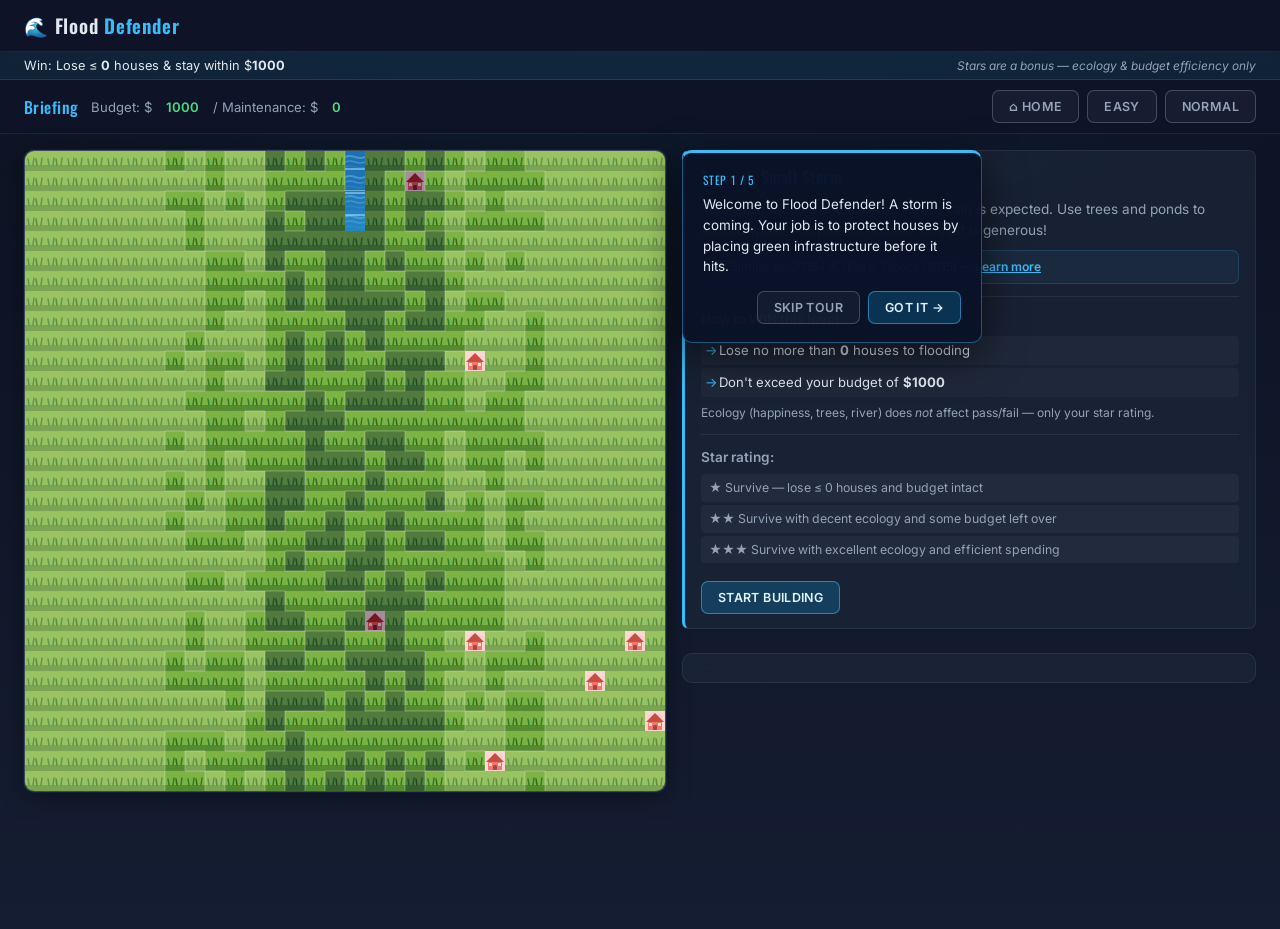
<file: flood-defender/index.html>
<!DOCTYPE html>
<html lang="en">
<head>
  <meta charset="UTF-8">
  <meta name="viewport" content="width=device-width, initial-scale=1.0">
  <title>Flood Defender - Educational Game</title>
  <link rel="preconnect" href="https://fonts.googleapis.com">
  <link rel="preconnect" href="https://fonts.gstatic.com" crossorigin>
  <link href="https://fonts.googleapis.com/css2?family=Oswald:wght@400;500;600&family=Inter:wght@400;500;600;700&display=swap" rel="stylesheet">
  <link rel="stylesheet" href="style.css">
</head>
<body>
  <main>
    <!-- Header -->
    <header>
      <div class="header-left">
        <h1>🌊 Flood <span class="accent">Defender</span></h1>
      </div>
    </header>

    <!-- Persistent Objective Bar -->
    <div id="objective-bar">
      <span id="obj-win-text">Win: Lose ≤ <strong id="obj-cap">—</strong> houses &amp; stay within $<strong id="obj-budget">—</strong></span>
      <span id="obj-star-hint">Stars are a bonus — ecology &amp; budget efficiency only</span>
    </div>

    <!-- Top Bar -->
    <div class="top-bar">
      <div id="phase-title">Loading...</div>
      <div class="budget-info">
        Budget: $<span id="budget-remaining">0</span> /
        Maintenance: $<span id="maintenance-cost">0</span>
      </div>
      <div class="button-group" style="margin-left: auto;">
        <button id="home-btn" class="secondary-btn">⌂ Home</button>
        <button id="difficulty-easy-btn" class="secondary-btn">Easy</button>
        <button id="difficulty-normal-btn" class="secondary-btn">Normal</button>
        <button id="undo-btn" class="secondary-btn" style="display:none" disabled title="Undo (Ctrl+Z)">↩</button>
        <button id="redo-btn" class="secondary-btn" style="display:none" disabled title="Redo (Ctrl+Y)">↪</button>
        <button id="run-storm-btn" class="primary-btn">▶ Run Storm</button>
        <button id="retry-btn" class="secondary-btn">↺ Retry</button>
        <button id="prev-level-btn" class="secondary-btn">← Prev</button>
        <button id="next-level-btn" class="success-btn">→ Next Level</button>
        <button id="reset-btn" class="secondary-btn" style="display:none">⟲ Reset</button>
      </div>
    </div>

    <!-- Main Content -->
    <div class="container">
      <!-- Left: Canvas only -->
      <div class="main-section">
        <canvas id="game-canvas" width="640" height="640"></canvas>
      </div>

      <!-- Right: All information -->
      <aside class="sidebar">
        <!-- Phase Info / Briefing -->
        <div id="phase-briefing" class="phase-info">
          Loading phase information...
        </div>

        <!-- Lesson Card (Results only) -->
        <div id="lesson-card"></div>

        <!-- Results Panel -->
        <div id="results-panel"></div>

        <!-- Tile Selector (Build Phase) -->
        <div id="tile-selector" class="panel">
          <!-- Populated by renderer during build phase -->
        </div>

        <!-- Parameters Panel (Storm Phase) -->
        <div id="parameters-panel" class="panel">
          <h3>Parameters</h3>

          <!-- Happiness Meter -->
          <div class="meter">
            <div class="meter-label">
              <span>Happiness</span>
              <span id="happiness-value" class="meter-text">100/100</span>
            </div>
            <div class="meter-bar">
              <div id="happiness-meter" class="meter-fill" style="width: 100%;">
                <span class="meter-text">100</span>
              </div>
            </div>
          </div>

          <!-- Tree Health Meter -->
          <div class="meter">
            <div class="meter-label">
              <span>Tree Health</span>
              <span id="tree-value" class="meter-text">100/100</span>
            </div>
            <div class="meter-bar">
              <div id="tree-health-meter" class="meter-fill" style="width: 100%; background: linear-gradient(90deg, #8bc34a, #689f38);">
                <span class="meter-text">100</span>
              </div>
            </div>
          </div>

          <!-- River Health Meter -->
          <div class="meter">
            <div class="meter-label">
              <span>River Health</span>
              <span id="river-value" class="meter-text">100/100</span>
            </div>
            <div class="meter-bar">
              <div id="river-health-meter" class="meter-fill" style="width: 100%; background: linear-gradient(90deg, #0277bd, #0288d1);">
                <span class="meter-text">100</span>
              </div>
            </div>
          </div>

          <!-- Houses Lost Meter (live during storm) -->
          <div class="meter" id="houses-counter">
            <div class="meter-label">
              <span>Houses Lost</span>
              <span id="houses-value-label">0 / 0</span>
            </div>
            <div class="meter-bar">
              <div id="houses-meter-fill" class="meter-fill" style="width:0%"></div>
            </div>
            <div id="houses-status-text" class="meter-status-text"></div>
          </div>
        </div>

        <!-- Score Display (Results Phase) -->
        <div id="score-display" class="panel" style="display: none; text-align: center;">
          <div id="stars-display" class="stars">⭐⭐⭐</div>
          <p id="final-score"></p>
        </div>
      </aside>
    </div>
  </main>

  <!-- Storm Confirm Modal -->
  <div id="storm-confirm" class="modal-overlay hidden">
    <div class="modal-card">
      <div class="modal-title">Storm Incoming</div>
      <p class="modal-line"><strong>Goal:</strong> Lose no more than <strong id="confirm-cap">—</strong> houses</p>
      <p class="modal-line">You've spent <strong id="confirm-spent">$0</strong> of your $<strong id="confirm-budget">—</strong> budget</p>
      <p class="modal-note">Ecology (trees, river, happiness) affects your star rating only — it won't cause a fail.</p>
      <div class="modal-btns">
        <button id="confirm-cancel-btn" class="secondary-btn">Cancel</button>
        <button id="confirm-run-btn" class="danger-btn">Run the Storm</button>
      </div>
    </div>
  </div>

  <!-- Cell hover tooltip -->
  <div id="cell-tooltip" class="hidden"></div>

  <!-- Glossary tooltip (Feature 11) -->
  <div id="gloss-tooltip" class="hidden"></div>

  <!-- Real Event Modal (Feature 10) -->
  <div id="real-event-modal" class="modal-overlay hidden">
    <div class="modal-card">
      <!-- content injected by renderer -->
    </div>
  </div>

  <!-- Guided Discovery Tour (Feature 4) -->
  <div id="tour-overlay" class="hidden">
    <div class="tour-card" id="tour-card">
      <div class="tour-step" id="tour-step-label">Step 1 / 5</div>
      <div class="tour-text" id="tour-text"></div>
      <div class="tour-btns">
        <button id="tour-skip-btn" class="secondary-btn">Skip Tour</button>
        <button id="tour-next-btn" class="primary-btn">Got it →</button>
      </div>
    </div>
  </div>

  <!-- Scripts in dependency order -->
  <script src="config.js"></script>
  <script src="sim.js"></script>
  <script src="game.js"></script>
  <script src="render.js"></script>
  <script src="main.js"></script>
  <script src="admin.js"></script>
</body>
</html>
</file>
<file: flood-defender/style.css>
/**
 * FLOOD DEFENDER — Dark theme matching the Flood Simulator UI
 */

:root {
  --bg:          #0c1222;
  --bg2:         #151d32;
  --bg-panel:    rgba(15, 20, 40, 0.98);
  --bg-card:     rgba(30, 41, 59, 0.65);
  --accent:      #38bdf8;
  --accent2:     #0ea5e9;
  --accent-dim:  rgba(56, 189, 248, 0.12);
  --accent-mid:  rgba(56, 189, 248, 0.4);
  --danger:      #f87171;
  --success:     #4ade80;
  --warning:     #fbbf24;
  --text:        #e2e8f0;
  --text-dim:    #94a3b8;
  --border:      rgba(148, 163, 184, 0.12);
  --border-mid:  rgba(148, 163, 184, 0.35);
  --radius:      10px;
  --radius-sm:   7px;
  --font-ui:     'Oswald', system-ui, sans-serif;
  --font-body:   'Inter', system-ui, sans-serif;
}

*, *::before, *::after { box-sizing: border-box; margin: 0; padding: 0; }

body {
  font-family: var(--font-body);
  background: var(--bg);
  background-image:
    radial-gradient(ellipse 80% 50% at 50% -20%, rgba(14, 165, 233, 0.12), transparent),
    linear-gradient(180deg, var(--bg) 0%, var(--bg2) 100%);
  color: var(--text);
  min-height: 100vh;
  padding: 0;
}

main {
  max-width: 1400px;
  margin: 0 auto;
  background: transparent;
  overflow: hidden;
}

/* ── Header ─────────────────────────────────────────────────────────────────── */
header {
  background: var(--bg-panel);
  border-bottom: 1px solid var(--border);
  padding: 0 24px;
  height: 52px;
  display: flex;
  align-items: center;
  justify-content: space-between;
  position: sticky;
  top: 0;
  z-index: 100;
}

.header-left {
  display: flex;
  align-items: center;
  gap: 14px;
}

header .back-link {
  font-size: 0.78rem;
  color: var(--text-dim);
  text-decoration: none;
  padding: 5px 10px;
  border-radius: var(--radius-sm);
  border: 1px solid var(--border-mid);
  background: rgba(255,255,255,0.04);
  transition: color 0.2s, border-color 0.2s, background 0.2s;
  display: inline-flex;
  align-items: center;
  gap: 5px;
}
header .back-link:hover { color: var(--text); border-color: var(--accent-mid); background: var(--accent-dim); }

header h1 {
  font-family: var(--font-ui);
  font-size: 1.2rem;
  font-weight: 600;
  letter-spacing: 0.04em;
  color: var(--text);
}

header h1 .accent { color: var(--accent); }

header p {
  font-size: 0.78rem;
  color: var(--text-dim);
  display: none;
}

/* ── Top Bar ─────────────────────────────────────────────────────────────────── */
.top-bar {
  background: var(--bg-panel);
  border-bottom: 1px solid var(--border);
  padding: 10px 24px;
  display: flex;
  justify-content: space-between;
  align-items: center;
  flex-wrap: wrap;
  gap: 12px;
}

#phase-title {
  font-family: var(--font-ui);
  font-size: 1rem;
  font-weight: 500;
  letter-spacing: 0.03em;
  color: var(--accent);
}

.budget-info {
  font-size: 0.82rem;
  color: var(--text-dim);
  display: flex;
  gap: 14px;
}

.budget-info span {
  color: var(--success);
  font-weight: 600;
}

.button-group {
  display: flex;
  gap: 8px;
  flex-wrap: wrap;
  align-items: center;
}

/* ── Layout ─────────────────────────────────────────────────────────────────── */
.container {
  display: flex;
  gap: 16px;
  padding: 16px 24px 24px;
  min-height: calc(100vh - 105px);
}

.main-section {
  flex: 0 0 auto;
  display: flex;
  flex-direction: column;
}

/* ── Canvas ─────────────────────────────────────────────────────────────────── */
#game-canvas {
  border: 1.5px solid var(--border-mid);
  border-radius: var(--radius);
  background: #0a1628;
  display: block;
  cursor: crosshair;
  box-shadow: 0 4px 24px rgba(0,0,0,0.4), 0 0 0 1px rgba(56,189,248,0.08);
  max-width: 100%;
  touch-action: none; /* let JS handle all touch gestures */
}

/* ── Phase Briefing ──────────────────────────────────────────────────────────── */
#phase-briefing {
  padding: 14px 16px;
  background: var(--bg-card);
  border: 1px solid var(--border);
  border-left: 3px solid var(--accent);
  border-radius: var(--radius-sm);
  font-size: 0.85rem;
  line-height: 1.6;
  color: var(--text-dim);
  backdrop-filter: blur(8px);
}

#phase-briefing h2 {
  font-family: var(--font-ui);
  font-size: 1rem;
  font-weight: 500;
  letter-spacing: 0.03em;
  color: var(--accent);
  margin-bottom: 8px;
}

#phase-briefing p { margin-bottom: 8px; color: var(--text-dim); }
#phase-briefing p:last-child { margin-bottom: 0; }

#phase-briefing hr {
  margin: 12px 0;
  border: none;
  border-top: 1px solid var(--border);
}

/* ── Sidebar ─────────────────────────────────────────────────────────────────── */
.sidebar {
  flex: 1;
  min-width: 260px;
  display: flex;
  flex-direction: column;
  gap: 12px;
  overflow-y: auto;
  max-height: calc(100vh - 120px);
}

.panel {
  background: var(--bg-card);
  border: 1px solid var(--border);
  border-radius: var(--radius);
  padding: 14px;
  backdrop-filter: blur(8px);
}

.panel h3 {
  font-family: var(--font-ui);
  font-size: 0.72rem;
  font-weight: 500;
  letter-spacing: 0.08em;
  text-transform: uppercase;
  color: var(--text-dim);
  border-bottom: 1px solid var(--border);
  padding-bottom: 8px;
  margin-bottom: 12px;
}

/* ── Tile Buttons ────────────────────────────────────────────────────────────── */
#tile-selector {
  display: flex;
  flex-direction: column;
  gap: 6px;
}

.tile-btn {
  padding: 8px 10px;
  border: 1px solid var(--border-mid);
  border-radius: var(--radius-sm);
  font-family: var(--font-body);
  font-size: 0.78rem;
  font-weight: 600;
  color: var(--text);
  cursor: pointer;
  transition: transform 0.15s, box-shadow 0.15s, border-color 0.15s;
  min-height: 54px;
  display: flex;
  flex-direction: row;
  align-items: center;
  gap: 10px;
  text-align: left;
  background: rgba(255,255,255,0.04);
}

.tile-btn-icon {
  width: 36px;
  height: 36px;
  border-radius: 5px;
  flex-shrink: 0;
  display: block;
  object-fit: cover;
}

.tile-btn-label {
  flex: 1;
  font-size: 0.78rem;
  font-weight: 600;
  color: var(--text);
  line-height: 1.2;
  display: block;
}

.tile-btn-cost {
  font-size: 0.72rem;
  font-weight: 700;
  color: var(--warning);
  flex-shrink: 0;
  display: block;
}

.tile-btn:hover {
  transform: translateY(-1px);
  box-shadow: 0 4px 12px rgba(0,0,0,0.35);
  border-color: var(--accent-mid);
}

.tile-btn.selected {
  border-color: var(--accent);
  border-width: 2px;
  box-shadow: 0 0 0 2px var(--accent-dim), 0 4px 12px rgba(0,0,0,0.3);
}

.eraser-btn {
  background: linear-gradient(135deg, rgba(251,191,36,0.25), rgba(245,124,0,0.3));
  border-color: rgba(251,191,36,0.4);
}

/* ── Meters ──────────────────────────────────────────────────────────────────── */
#parameters-panel { display: none; }

.meter { margin-bottom: 14px; }
.meter:last-child { margin-bottom: 0; }

.meter-label {
  font-size: 0.72rem;
  font-weight: 600;
  margin-bottom: 5px;
  display: flex;
  justify-content: space-between;
  letter-spacing: 0.02em;
}

.meter-label span:first-child { color: var(--text-dim); }
.meter-label span:last-child  { color: var(--accent); }

.meter-bar {
  background: rgba(255,255,255,0.06);
  border: 1px solid var(--border);
  border-radius: 4px;
  height: 18px;
  overflow: hidden;
}

.meter-fill {
  height: 100%;
  background: linear-gradient(90deg, var(--accent2), var(--accent));
  transition: width 0.3s ease;
  display: flex;
  align-items: center;
  justify-content: center;
  color: #fff;
  font-size: 10px;
  font-weight: 700;
}

.meter-text { font-size: 10px; color: var(--text-dim); }

/* ── Damage Counter ──────────────────────────────────────────────────────────── */
#damage-counter {
  font-size: 0.9rem;
  font-weight: 700;
  color: var(--danger);
  padding: 10px;
  background: rgba(248,113,113,0.08);
  border: 1px solid rgba(248,113,113,0.25);
  border-radius: var(--radius-sm);
  text-align: center;
  margin-top: 4px;
}

/* ── Lesson Card ─────────────────────────────────────────────────────────────── */
#lesson-card {
  background: rgba(251,191,36,0.07);
  border: 1px solid rgba(251,191,36,0.25);
  border-left: 3px solid var(--warning);
  padding: 12px 14px;
  border-radius: var(--radius-sm);
  display: none;
}

#lesson-card h3 {
  font-family: var(--font-ui);
  color: var(--warning);
  font-size: 0.78rem;
  letter-spacing: 0.05em;
  text-transform: uppercase;
  margin-bottom: 6px;
}

#lesson-card p {
  font-size: 0.8rem;
  line-height: 1.55;
  color: var(--text-dim);
}

/* ── Results / Score ─────────────────────────────────────────────────────────── */
#results-panel { display: block; }

/* ── Model Solution Panel ───────────────────────────────────────────────────── */
.model-sol-btn {
  display: block;
  width: 100%;
  font-size: 0.8rem;
}

.sol-compare {
  display: flex;
  gap: 8px;
  align-items: stretch;
  background: rgba(56,189,248,0.06);
  border: 1px solid rgba(56,189,248,0.25);
  border-radius: var(--radius-sm);
  padding: 10px 12px;
  margin-bottom: 8px;
}

.sol-col {
  flex: 1;
  display: flex;
  flex-direction: column;
  gap: 4px;
}

.sol-col-label {
  font-family: var(--font-ui);
  font-size: 0.72rem;
  text-transform: uppercase;
  letter-spacing: 0.06em;
  color: var(--accent);
  margin-bottom: 2px;
}

.sol-stat {
  font-size: 0.79rem;
  color: var(--text);
}

.sol-divider {
  display: flex;
  align-items: center;
  font-size: 0.7rem;
  color: var(--text-dim);
  padding: 0 4px;
}

.sol-cap-note {
  font-size: 0.72rem;
  color: var(--text-dim);
  text-align: center;
  margin-bottom: 8px;
}

.sol-explanation {
  font-size: 0.78rem;
  line-height: 1.55;
  color: var(--text-dim);
  background: rgba(255,255,255,0.03);
  border-left: 3px solid var(--accent);
  border-radius: 0 var(--radius-sm) var(--radius-sm) 0;
  padding: 8px 10px;
  margin-bottom: 6px;
}

.sol-explanation strong {
  color: var(--text);
  display: block;
  margin-bottom: 4px;
}

.sol-also-valid {
  font-size: 0.76rem;
  color: var(--success);
  text-align: center;
  padding: 5px 0 8px;
  font-style: italic;
}

#score-display {
  display: none;
  text-align: center;
}

#stars-display {
  font-size: 1.5rem;
  letter-spacing: 4px;
  margin: 8px 0;
}

#final-score {
  font-family: var(--font-ui);
  font-size: 1.3rem;
  font-weight: 600;
  color: var(--accent);
  letter-spacing: 0.03em;
}

/* ── Buttons ─────────────────────────────────────────────────────────────────── */
button {
  padding: 8px 16px;
  border: 1px solid var(--border-mid);
  border-radius: var(--radius-sm);
  font-family: var(--font-body);
  font-size: 0.78rem;
  font-weight: 600;
  letter-spacing: 0.03em;
  cursor: pointer;
  transition: background 0.2s, border-color 0.2s, box-shadow 0.2s, color 0.2s;
  text-transform: uppercase;
  background: rgba(255,255,255,0.05);
  color: var(--text-dim);
}

button:hover:not(:disabled) {
  background: rgba(255,255,255,0.1);
  color: var(--text);
  border-color: var(--border-mid);
}

button:disabled {
  opacity: 0.35;
  cursor: not-allowed;
}

.primary-btn {
  background: rgba(14, 165, 233, 0.22);
  border-color: rgba(56, 189, 248, 0.55);
  color: #e0f2fe;
}
.primary-btn:hover:not(:disabled) {
  background: rgba(14, 165, 233, 0.35);
  border-color: var(--accent);
  box-shadow: 0 0 12px rgba(56,189,248,0.2);
  color: #fff;
}

.secondary-btn {
  background: rgba(255,255,255,0.04);
  color: var(--text-dim);
}
.secondary-btn:hover:not(:disabled) {
  background: rgba(255,255,255,0.09);
  color: var(--text);
}

.success-btn {
  background: rgba(74, 222, 128, 0.15);
  border-color: rgba(74, 222, 128, 0.45);
  color: var(--success);
}
.success-btn:hover:not(:disabled) {
  background: rgba(74, 222, 128, 0.25);
  border-color: var(--success);
  box-shadow: 0 0 12px rgba(74,222,128,0.2);
  color: #fff;
}

.danger-btn {
  background: rgba(248, 113, 113, 0.15);
  border-color: rgba(248, 113, 113, 0.45);
  color: var(--danger);
}
.danger-btn:hover:not(:disabled) {
  background: rgba(248, 113, 113, 0.25);
  border-color: var(--danger);
  color: #fff;
}

#run-storm-btn, #retry-btn, #reset-btn, #next-level-btn { display: none; }

/* ── Scrollbar ───────────────────────────────────────────────────────────────── */
::-webkit-scrollbar { width: 6px; height: 6px; }
::-webkit-scrollbar-track { background: transparent; }
::-webkit-scrollbar-thumb { background: rgba(148,163,184,0.25); border-radius: 3px; }
::-webkit-scrollbar-thumb:hover { background: rgba(148,163,184,0.45); }

/* ── Responsive ──────────────────────────────────────────────────────────────── */
@media (max-width: 1024px) {
  .container { flex-direction: column; padding: 12px 16px 20px; }
  .main-section { width: 100%; }
  #game-canvas { width: 100%; height: auto; }
  .sidebar { width: 100%; max-height: none; overflow-y: visible; flex-direction: row; flex-wrap: wrap; }
  .panel { flex: 1; min-width: 200px; }
  #phase-briefing { width: 100%; }
}

/* ── Phone (≤ 600px) ─────────────────────────────────────────────────────────── */
@media (max-width: 600px) {
  header { padding: 0 12px; }
  header h1 { font-size: 0.95rem; }

  /* Objective bar: stack when it wraps */
  #objective-bar { padding: 5px 12px; font-size: 0.72rem; }

  /* Top bar: two rows — info on top, buttons below */
  .top-bar {
    padding: 8px 12px;
    gap: 6px;
  }
  #phase-title { font-size: 0.88rem; }
  .budget-info { font-size: 0.73rem; gap: 8px; }

  /* Button row wraps and uses smaller padding */
  .button-group {
    width: 100%;
    margin-left: 0 !important;
    justify-content: flex-start;
    gap: 5px;
  }
  .button-group button {
    padding: 5px 9px;
    font-size: 0.68rem;
    letter-spacing: 0.02em;
  }

  /* Canvas: JS already resizes the drawing buffer;
     keep it full-width in CSS too as a fallback */
  .main-section { width: 100%; }
  #game-canvas { width: 100% !important; height: auto !important; }

  /* Container tighter on phones */
  .container { padding: 8px 10px 14px; gap: 8px; }

  /* Sidebar panels: stack vertically on phones */
  .sidebar { flex-direction: column; }
  .panel { min-width: 0; width: 100%; }

  /* Tile buttons: two-column grid on small screens for easier tapping */
  #tile-selector {
    display: grid;
    grid-template-columns: 1fr 1fr;
    gap: 6px;
  }

  /* Modal fits phone width */
  .modal-card { padding: 20px 18px; }
}

/* ── Objective Bar ───────────────────────────────────────────────────────────── */
#objective-bar {
  background: rgba(56, 189, 248, 0.07);
  border-bottom: 1px solid rgba(56, 189, 248, 0.18);
  padding: 6px 24px;
  display: flex;
  justify-content: space-between;
  align-items: center;
  flex-wrap: wrap;
  gap: 8px;
  font-size: 0.8rem;
}

#obj-win-text  { color: var(--text); }
#obj-star-hint { color: var(--text-dim); font-style: italic; font-size: 0.74rem; }

/* ── Damage Meter Status ─────────────────────────────────────────────────────── */
.meter-status-text {
  font-size: 0.7rem;
  margin-top: 3px;
  font-weight: 600;
  letter-spacing: 0.02em;
}

#houses-meter-fill.over-cap {
  background: linear-gradient(90deg, #dc2626, #f87171) !important;
}

/* ── Win-condition list (Briefing) ───────────────────────────────────────────── */
.win-list {
  list-style: none;
  padding: 0;
  margin: 4px 0 6px;
  display: flex;
  flex-direction: column;
  gap: 3px;
}
.win-list li {
  font-size: 0.82rem;
  padding: 4px 8px 4px 18px;
  position: relative;
  color: var(--text);
  background: rgba(255,255,255,0.03);
  border-radius: 4px;
}
.win-list li::before { content: '→'; position: absolute; left: 4px; color: var(--accent); }

/* ── Star tier list (Briefing + Results) ─────────────────────────────────────── */
.star-tier-list {
  list-style: none;
  padding: 0;
  margin: 4px 0;
  display: flex;
  flex-direction: column;
  gap: 3px;
}
.star-tier-list li {
  font-size: 0.77rem;
  padding: 4px 8px;
  border-radius: 4px;
  background: rgba(255,255,255,0.04);
  color: var(--text-dim);
}

/* ── Result Banner ───────────────────────────────────────────────────────────── */
.result-banner {
  padding: 14px 20px;
  border-radius: var(--radius);
  font-family: var(--font-ui);
  font-size: 1.45rem;
  font-weight: 600;
  letter-spacing: 0.06em;
  text-align: center;
  margin-bottom: 12px;
}
.pass-banner {
  background: rgba(74, 222, 128, 0.10);
  border: 2px solid rgba(74, 222, 128, 0.45);
  color: var(--success);
}
.fail-banner {
  background: rgba(248, 113, 113, 0.10);
  border: 2px solid rgba(248, 113, 113, 0.45);
  color: var(--danger);
}

/* ── Verdict rows ────────────────────────────────────────────────────────────── */
.result-verdict {
  display: flex;
  flex-direction: column;
  gap: 4px;
  font-size: 0.85rem;
  margin: 8px 0;
}
.result-verdict p { margin: 0; }

/* ── Failure Advice ──────────────────────────────────────────────────────────── */
.failure-advice {
  margin-top: 10px;
  padding: 10px 12px;
  background: rgba(248,113,113,0.07);
  border: 1px solid rgba(248,113,113,0.22);
  border-left: 3px solid var(--danger);
  border-radius: var(--radius-sm);
  font-size: 0.78rem;
  line-height: 1.6;
  color: var(--text-dim);
}

/* ── Storm Confirm Modal ─────────────────────────────────────────────────────── */
.modal-overlay {
  position: fixed;
  inset: 0;
  background: rgba(0, 0, 0, 0.65);
  backdrop-filter: blur(4px);
  z-index: 500;
  display: flex;
  align-items: center;
  justify-content: center;
}

.modal-card {
  background: rgba(15, 20, 40, 0.98);
  border: 1px solid var(--border-mid);
  border-top: 3px solid var(--accent);
  border-radius: var(--radius);
  padding: 28px 30px;
  max-width: 380px;
  width: 90%;
  box-shadow: 0 24px 60px rgba(0,0,0,0.6);
}

.modal-title {
  font-family: var(--font-ui);
  font-size: 1.15rem;
  font-weight: 600;
  letter-spacing: 0.04em;
  color: var(--text);
  margin-bottom: 14px;
}

.modal-line {
  font-size: 0.85rem;
  color: var(--text);
  margin: 0 0 8px;
}

.modal-note {
  font-size: 0.75rem;
  color: var(--text-dim);
  margin: 12px 0;
  padding: 8px 10px;
  background: var(--accent-dim);
  border-left: 2px solid var(--accent);
  border-radius: 4px;
  line-height: 1.5;
}

.modal-btns {
  display: flex;
  gap: 10px;
  justify-content: flex-end;
  margin-top: 18px;
}

/* ── Cell Tooltip ────────────────────────────────────────────────────────────── */
#cell-tooltip {
  position: fixed;
  z-index: 999;
  pointer-events: none;
  background: rgba(10, 18, 40, 0.97);
  border: 1px solid var(--border-mid);
  border-left: 3px solid var(--accent);
  border-radius: var(--radius-sm);
  padding: 10px 13px;
  max-width: 230px;
  box-shadow: 0 8px 24px rgba(0,0,0,0.55);
  backdrop-filter: blur(8px);
  animation: tt-in 0.1s ease;
}

@keyframes tt-in {
  from { opacity: 0; transform: translateY(4px); }
  to   { opacity: 1; transform: translateY(0); }
}

#cell-tooltip .tt-name {
  font-family: var(--font-ui);
  font-size: 0.88rem;
  font-weight: 600;
  letter-spacing: 0.04em;
  color: var(--accent);
  margin-bottom: 5px;
}

#cell-tooltip .tt-desc {
  font-size: 0.75rem;
  line-height: 1.5;
  color: var(--text-dim);
  margin-bottom: 7px;
}

#cell-tooltip .tt-meta {
  font-size: 0.72rem;
  display: flex;
  flex-wrap: wrap;
  gap: 6px;
}

#cell-tooltip .tt-tag {
  padding: 2px 7px;
  border-radius: 3px;
  background: rgba(255,255,255,0.06);
  border: 1px solid var(--border);
  font-weight: 600;
  letter-spacing: 0.02em;
}

/* ── Adaptive Difficulty Chip (Feature 3) ────────────────────────────────────── */
.adaptive-chip {
  font-size: 0.76rem;
  font-weight: 600;
  padding: 5px 10px;
  border-radius: var(--radius-sm);
  margin-bottom: 10px;
  display: inline-block;
}
.adaptive-chip.challenge {
  background: rgba(251,191,36,0.12);
  border: 1px solid rgba(251,191,36,0.4);
  color: var(--warning);
}
.adaptive-chip.easy-nudge {
  background: rgba(74,222,128,0.10);
  border: 1px solid rgba(74,222,128,0.35);
  color: var(--success);
}

/* ── Build Toggles (Feature 1 & 6) ──────────────────────────────────────────── */
.build-toggles {
  display: flex;
  gap: 8px;
  margin-top: 10px;
  flex-wrap: wrap;
}
.toggle-btn {
  font-size: 0.73rem;
  padding: 5px 10px;
  text-transform: none;
  letter-spacing: 0;
  background: rgba(255,255,255,0.05);
  border-color: var(--border-mid);
  color: var(--text-dim);
}
.toggle-btn.active {
  background: rgba(56,189,248,0.15);
  border-color: var(--accent-mid);
  color: var(--accent);
}

/* ── Achievement Badges (Feature 9) ──────────────────────────────────────────── */
.badge-strip {
  display: flex;
  flex-wrap: wrap;
  gap: 6px;
  margin: 8px 0 10px;
}
.badge-chip {
  font-size: 0.73rem;
  padding: 4px 9px;
  border-radius: 20px;
  background: rgba(251,191,36,0.12);
  border: 1px solid rgba(251,191,36,0.4);
  color: var(--warning);
  cursor: default;
  white-space: nowrap;
}

/* ── Case Study Card (Feature 5) ─────────────────────────────────────────────── */
.case-card {
  background: rgba(56,189,248,0.06);
  border: 1px solid rgba(56,189,248,0.22);
  border-left: 3px solid var(--accent);
  border-radius: var(--radius-sm);
  padding: 12px 14px;
  margin-top: 10px;
  font-size: 0.8rem;
}
.case-card-header {
  font-family: var(--font-ui);
  font-size: 0.72rem;
  text-transform: uppercase;
  letter-spacing: 0.07em;
  color: var(--accent);
  margin-bottom: 6px;
}
.case-title {
  font-weight: 700;
  color: var(--text);
  margin-bottom: 2px;
  font-size: 0.85rem;
}
.case-meta {
  font-size: 0.73rem;
  color: var(--text-dim);
  margin-bottom: 8px;
}
.case-facts {
  list-style: disc;
  padding-left: 18px;
  color: var(--text-dim);
  margin-bottom: 8px;
  display: flex;
  flex-direction: column;
  gap: 3px;
}
.case-facts li { font-size: 0.78rem; }
.case-connection {
  font-size: 0.75rem;
  color: var(--text-dim);
  border-top: 1px solid var(--border);
  padding-top: 7px;
}

/* ── Hydrology Dashboard (Feature 12) ───────────────────────────────────────── */
.hydro-dash {
  background: var(--bg-card);
  border: 1px solid var(--border);
  border-radius: var(--radius-sm);
  padding: 10px 12px;
  margin-top: 10px;
}
.hydro-title {
  font-family: var(--font-ui);
  font-size: 0.72rem;
  text-transform: uppercase;
  letter-spacing: 0.07em;
  color: var(--text-dim);
  margin-bottom: 6px;
}
.hydro-svg {
  width: 100%;
  height: 90px;
  display: block;
  background: rgba(0,0,0,0.25);
  border-radius: 4px;
}
.hydro-legend {
  display: flex;
  gap: 12px;
  margin-top: 5px;
  font-size: 0.7rem;
}
.hl-rain  { color: #38bdf8; }
.hl-water { color: #f87171; }

/* ── Real Event Note (Feature 10) ───────────────────────────────────────────── */
.real-event-note {
  font-size: 0.76rem;
  color: var(--text-dim);
  background: rgba(56,189,248,0.05);
  border: 1px solid rgba(56,189,248,0.18);
  border-radius: var(--radius-sm);
  padding: 6px 10px;
  margin: 8px 0;
}
.link-btn {
  background: none;
  border: none;
  padding: 0;
  color: var(--accent);
  cursor: pointer;
  font-size: 0.76rem;
  font-weight: 600;
  text-decoration: underline;
  text-transform: none;
  letter-spacing: 0;
}
.link-btn:hover { color: #fff; }

/* ── Sandbox Banner (Feature 8) ─────────────────────────────────────────────── */
.sandbox-banner {
  background: rgba(192,132,252,0.10);
  border: 2px solid rgba(192,132,252,0.45);
  color: #c084fc;
}

/* ── In-Context Glossary (Feature 11) ───────────────────────────────────────── */
.gloss-term {
  border-bottom: 1.5px dotted var(--accent);
  cursor: help;
  color: inherit;
}
.gloss-term:hover { color: var(--accent); }

#gloss-tooltip {
  position: fixed;
  z-index: 1000;
  pointer-events: none;
  background: rgba(10,18,40,0.97);
  border: 1px solid var(--border-mid);
  border-left: 3px solid var(--accent);
  border-radius: var(--radius-sm);
  padding: 9px 12px;
  max-width: 240px;
  font-size: 0.76rem;
  line-height: 1.5;
  color: var(--text-dim);
  box-shadow: 0 8px 24px rgba(0,0,0,0.55);
}
#gloss-tooltip strong { color: var(--accent); display: block; margin-bottom: 3px; font-size: 0.8rem; }

/* ── Tour Overlay (Feature 4) ───────────────────────────────────────────────── */
#tour-overlay {
  position: fixed;
  inset: 0;
  z-index: 600;
  pointer-events: none;
}
.tour-card {
  position: absolute;
  pointer-events: all;
  background: rgba(10,18,40,0.97);
  border: 1px solid var(--accent-mid);
  border-top: 3px solid var(--accent);
  border-radius: var(--radius);
  padding: 18px 20px;
  max-width: 300px;
  box-shadow: 0 12px 40px rgba(0,0,0,0.6);
  animation: tt-in 0.2s ease;
}
.tour-step {
  font-size: 0.72rem;
  color: var(--accent);
  font-family: var(--font-ui);
  text-transform: uppercase;
  letter-spacing: 0.07em;
  margin-bottom: 6px;
}
.tour-text {
  font-size: 0.84rem;
  line-height: 1.55;
  color: var(--text);
  margin-bottom: 14px;
}
.tour-btns { display: flex; gap: 8px; justify-content: flex-end; }

/* ── Utilities ───────────────────────────────────────────────────────────────── */
.hidden { display: none !important; }
.text-center { text-align: center; }
.text-muted { color: var(--text-dim); }
</file>
